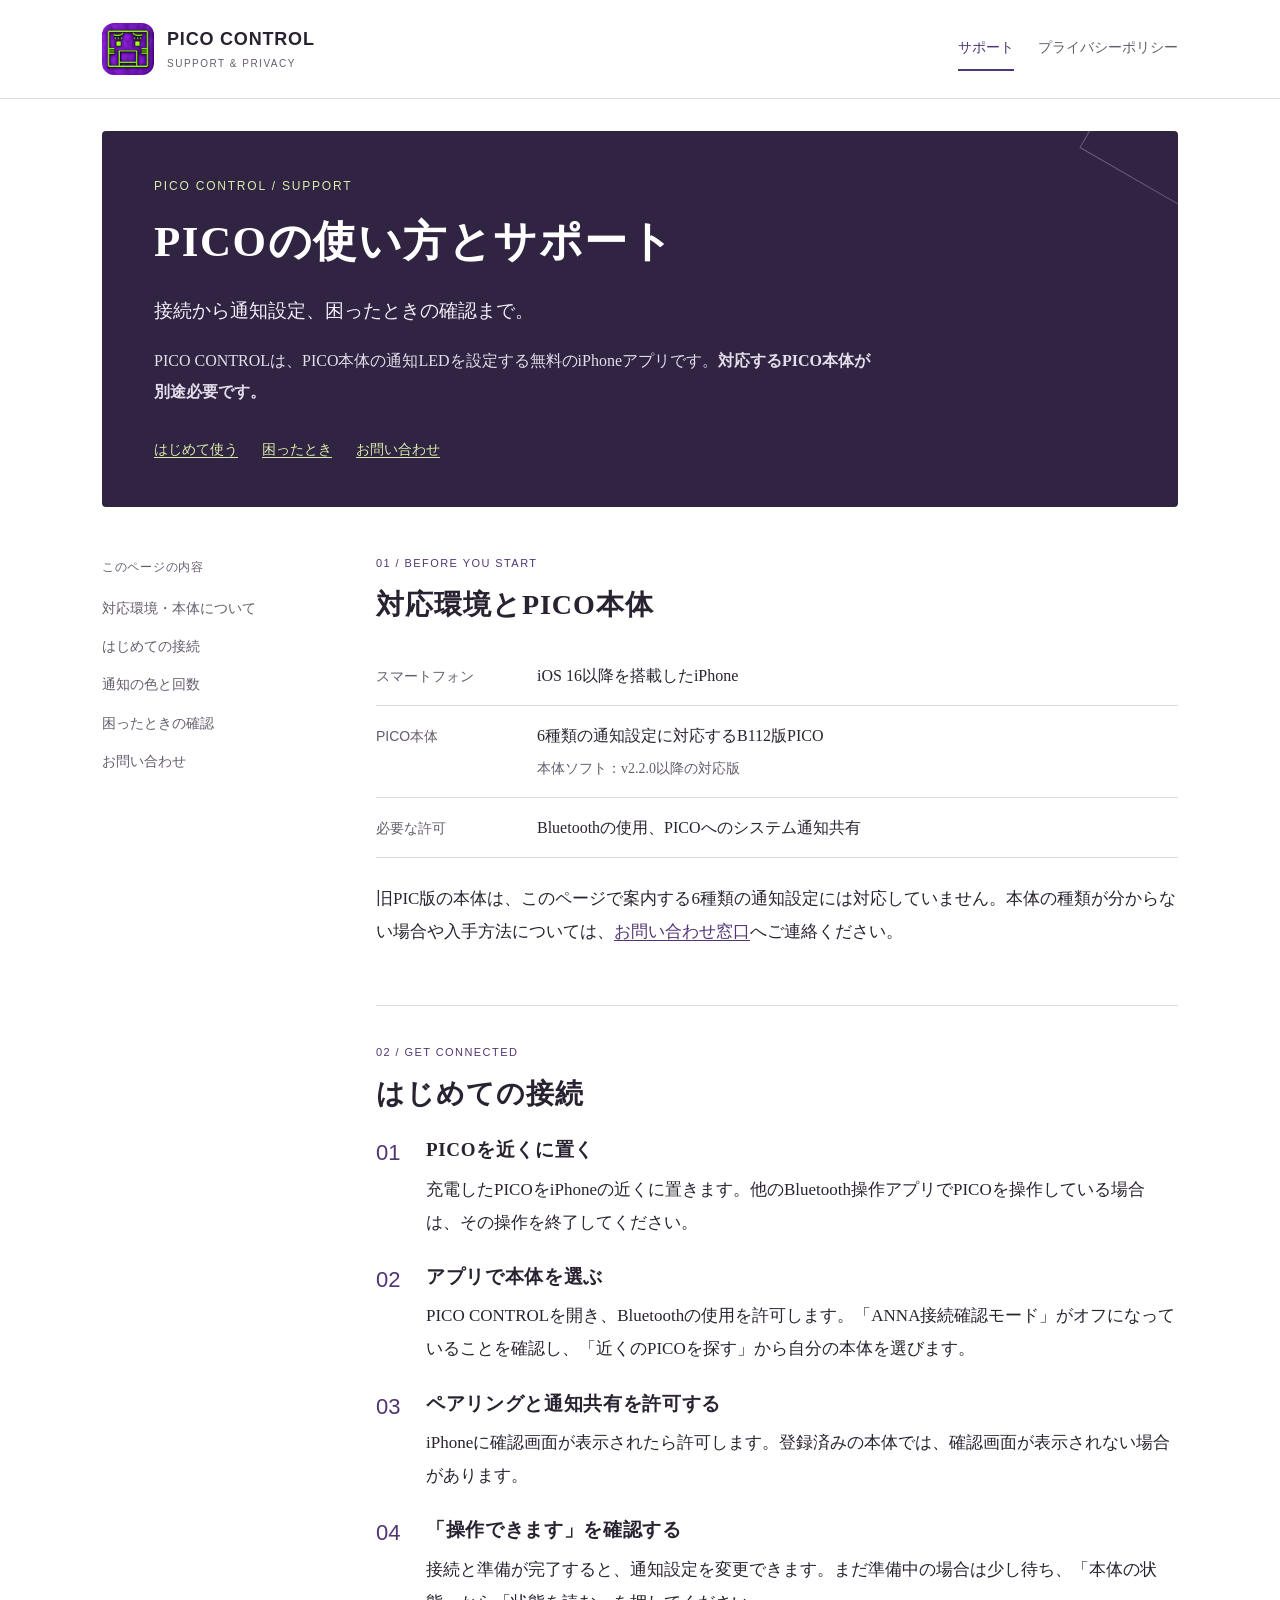
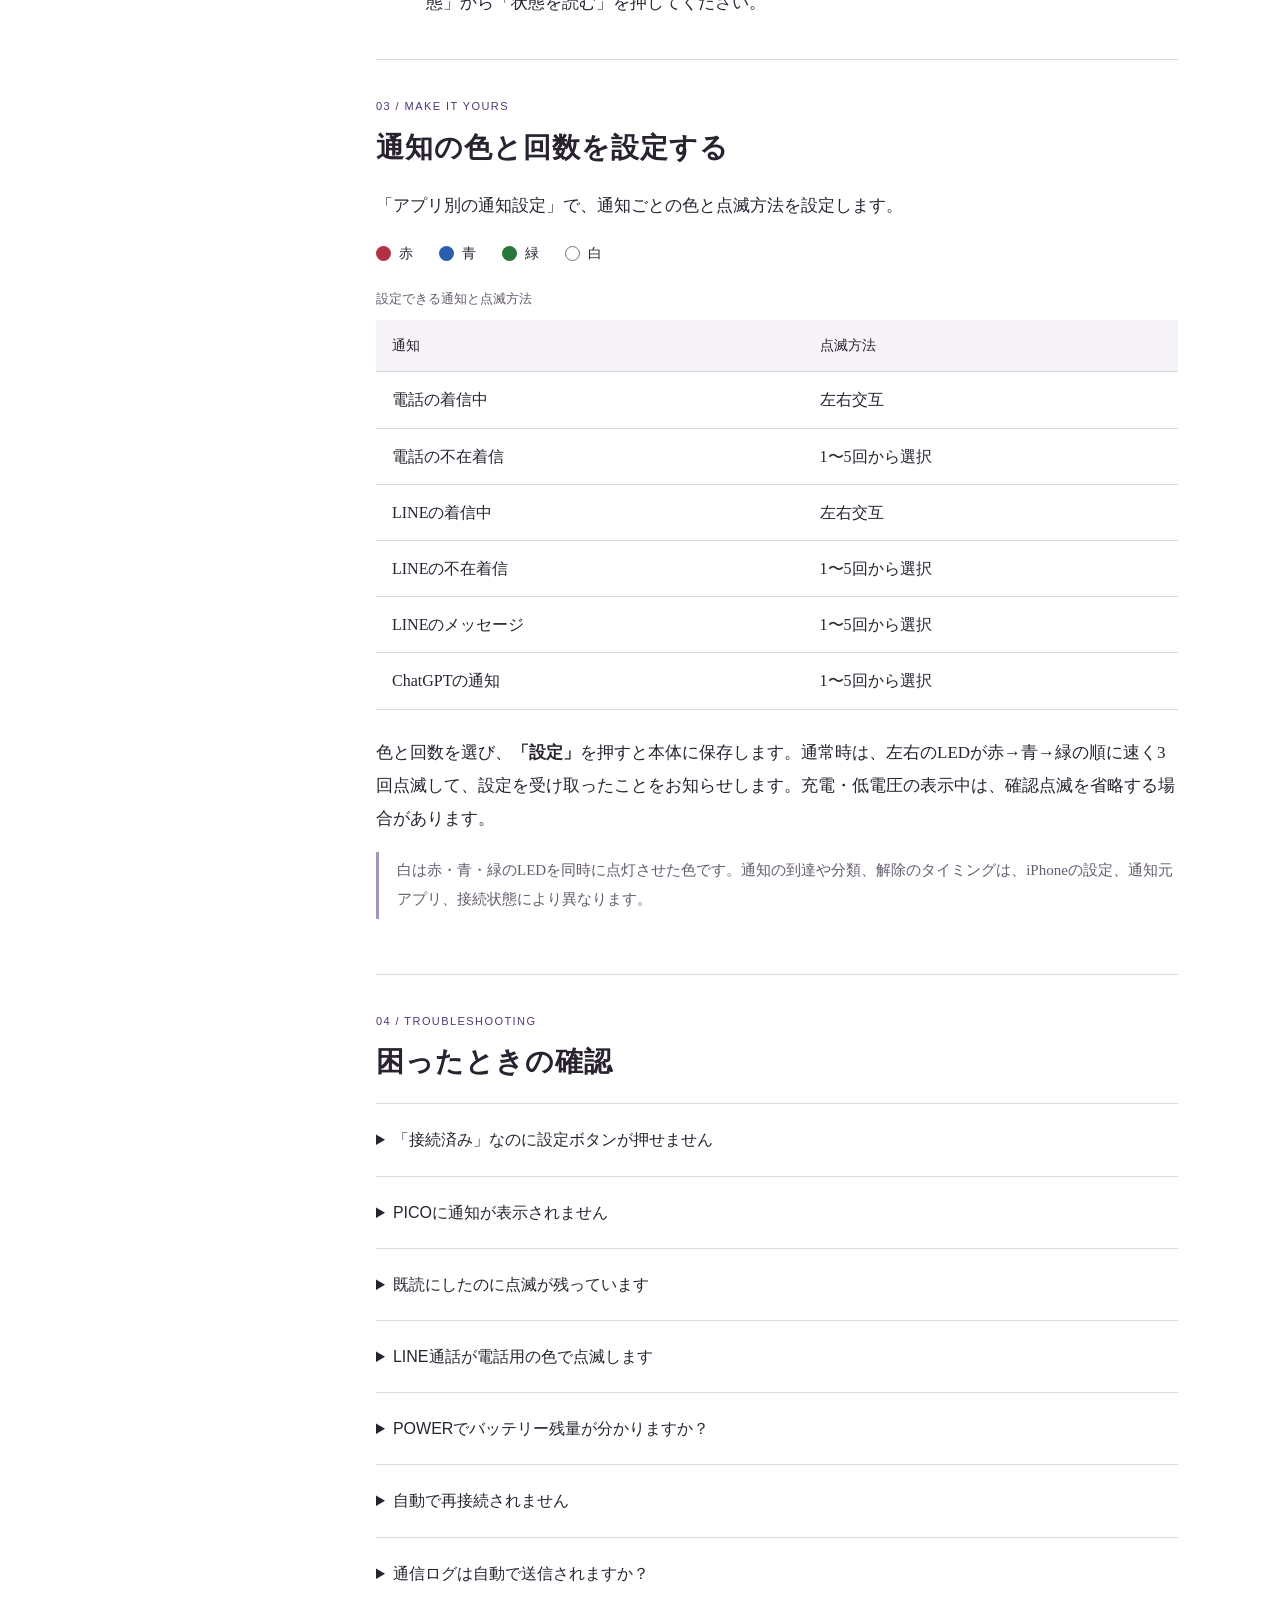
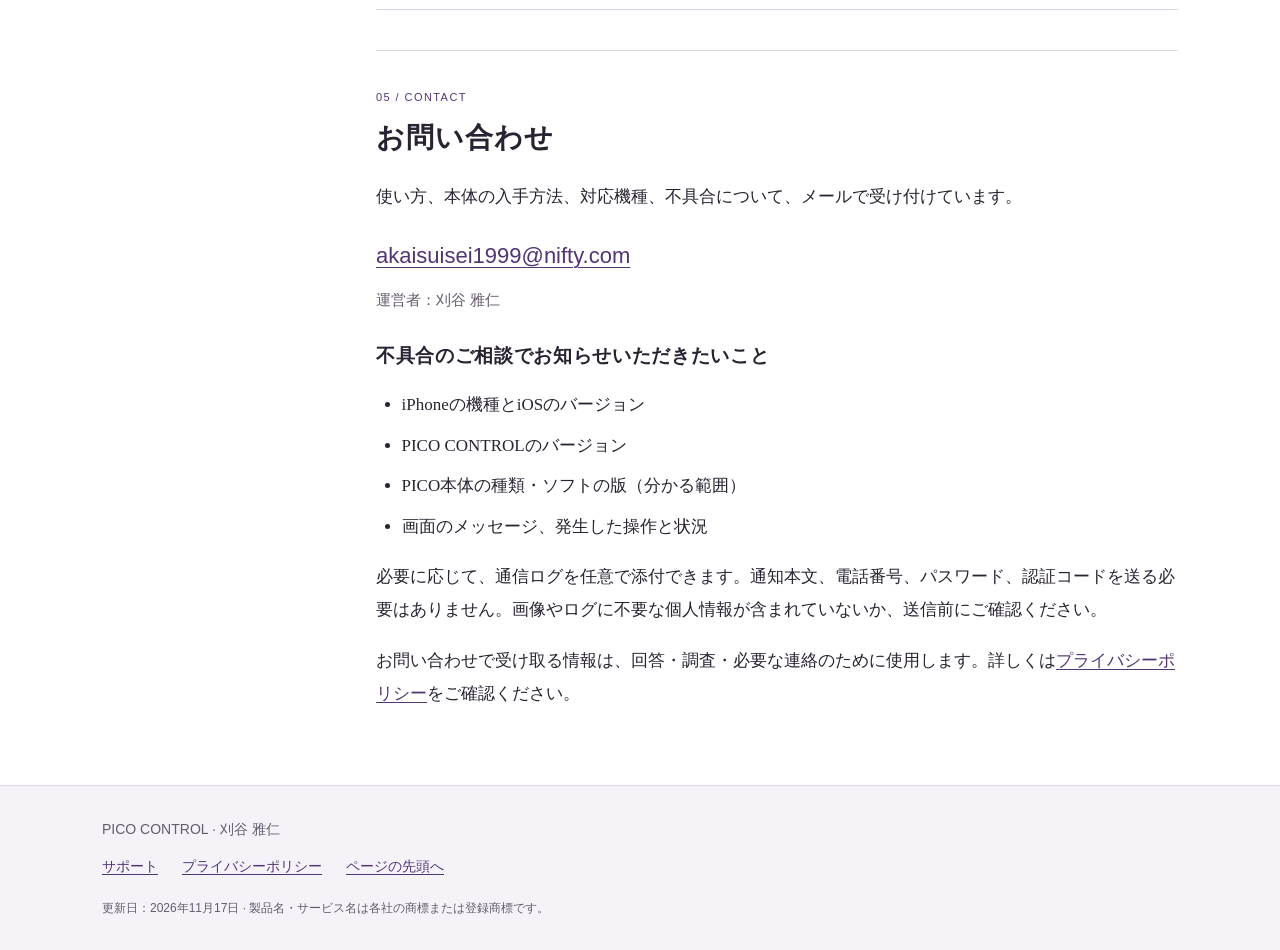
<file: index.html>
<!doctype html>
<html lang="ja">
<head>
  <meta charset="utf-8">
  <meta name="viewport" content="width=device-width, initial-scale=1">
  <meta name="description" content="PICO CONTROLのサポート。PICO本体との接続、アプリ別の通知設定、POWER表示、困ったときの確認方法とお問い合わせ窓口をご案内します。">
  <meta name="theme-color" content="#312443">
  <title>サポート | PICO CONTROL</title>
  <link rel="icon" type="image/png" href="assets/pico-icon.png">
  <link rel="stylesheet" href="styles.css">
</head>
<body>
  <a class="skip" href="#main">本文へ移動</a>
  <header class="site-header">
    <div class="header-inner">
      <a class="brand" href="index.html" aria-label="PICO CONTROL サポートのトップへ">
        <img src="assets/pico-icon.png" alt="" width="52" height="52">
        <span>PICO CONTROL<small>SUPPORT &amp; PRIVACY</small></span>
      </a>
      <nav class="site-nav" aria-label="サイトのメニュー">
        <a href="support.html" aria-current="page">サポート</a>
        <a href="privacy.html">プライバシーポリシー</a>
      </nav>
    </div>
  </header>

  <main id="main" class="support-page">
    <div class="hero">
      <p class="eyebrow">PICO CONTROL / SUPPORT</p>
      <h1>PICOの使い方と<br class="mobile-break">サポート</h1>
      <p class="lead">接続から通知設定、困ったときの確認まで。</p>
      <p class="hero-note">PICO CONTROLは、PICO本体の通知LEDを設定する無料のiPhoneアプリです。<strong>対応するPICO本体が別途必要です。</strong></p>
      <div class="hero-links"><a href="#first-steps">はじめて使う</a><a href="#help">困ったとき</a><a href="#contact">お問い合わせ</a></div>
    </div>

    <div class="content-layout">
      <aside class="contents" aria-label="このページの目次">
        <p>このページの内容</p>
        <nav aria-label="サポートの目次">
          <a href="#requirements">対応環境・本体について</a>
          <a href="#first-steps">はじめての接続</a>
          <a href="#notification-settings">通知の色と回数</a>
          <a href="#help">困ったときの確認</a>
          <a href="#contact">お問い合わせ</a>
        </nav>
      </aside>

      <div class="article">
        <section id="requirements">
          <p class="section-kicker">01 / BEFORE YOU START</p>
          <h2>対応環境とPICO本体</h2>
          <dl class="spec-list">
            <div><dt>スマートフォン</dt><dd>iOS 16以降を搭載したiPhone</dd></div>
            <div><dt>PICO本体</dt><dd>6種類の通知設定に対応するB112版PICO<br><span class="secondary">本体ソフト：v2.2.0以降の対応版</span></dd></div>
            <div><dt>必要な許可</dt><dd>Bluetoothの使用、PICOへのシステム通知共有</dd></div>
          </dl>
          <p>旧PIC版の本体は、このページで案内する6種類の通知設定には対応していません。本体の種類が分からない場合や入手方法については、<a href="#contact">お問い合わせ窓口</a>へご連絡ください。</p>
        </section>

        <section id="first-steps">
          <p class="section-kicker">02 / GET CONNECTED</p>
          <h2>はじめての接続</h2>
          <ol class="steps">
            <li><h3>PICOを近くに置く</h3><p>充電したPICOをiPhoneの近くに置きます。他のBluetooth操作アプリでPICOを操作している場合は、その操作を終了してください。</p></li>
            <li><h3>アプリで本体を選ぶ</h3><p>PICO CONTROLを開き、Bluetoothの使用を許可します。「ANNA接続確認モード」がオフになっていることを確認し、「近くのPICOを探す」から自分の本体を選びます。</p></li>
            <li><h3>ペアリングと通知共有を許可する</h3><p>iPhoneに確認画面が表示されたら許可します。登録済みの本体では、確認画面が表示されない場合があります。</p></li>
            <li><h3>「操作できます」を確認する</h3><p>接続と準備が完了すると、通知設定を変更できます。まだ準備中の場合は少し待ち、「本体の状態」から「状態を読む」を押してください。</p></li>
          </ol>
        </section>

        <section id="notification-settings">
          <p class="section-kicker">03 / MAKE IT YOURS</p>
          <h2>通知の色と回数を設定する</h2>
          <p>「アプリ別の通知設定」で、通知ごとの色と点滅方法を設定します。</p>
          <div class="color-key" aria-label="選べる色：赤、青、緑、白">
            <span><i class="swatch red" aria-hidden="true"></i>赤</span><span><i class="swatch blue" aria-hidden="true"></i>青</span><span><i class="swatch green" aria-hidden="true"></i>緑</span><span><i class="swatch white" aria-hidden="true"></i>白</span>
          </div>
          <table>
            <caption>設定できる通知と点滅方法</caption>
            <thead><tr><th scope="col">通知</th><th scope="col">点滅方法</th></tr></thead>
            <tbody>
              <tr><th scope="row">電話の着信中</th><td>左右交互</td></tr>
              <tr><th scope="row">電話の不在着信</th><td>1〜5回から選択</td></tr>
              <tr><th scope="row">LINEの着信中</th><td>左右交互</td></tr>
              <tr><th scope="row">LINEの不在着信</th><td>1〜5回から選択</td></tr>
              <tr><th scope="row">LINEのメッセージ</th><td>1〜5回から選択</td></tr>
              <tr><th scope="row">ChatGPTの通知</th><td>1〜5回から選択</td></tr>
            </tbody>
          </table>
          <p>色と回数を選び、<strong>「設定」</strong>を押すと本体に保存します。通常時は、左右のLEDが赤→青→緑の順に速く3回点滅して、設定を受け取ったことをお知らせします。充電・低電圧の表示中は、確認点滅を省略する場合があります。</p>
          <p class="note">白は赤・青・緑のLEDを同時に点灯させた色です。通知の到達や分類、解除のタイミングは、iPhoneの設定、通知元アプリ、接続状態により異なります。</p>
        </section>

        <section id="help">
          <p class="section-kicker">04 / TROUBLESHOOTING</p>
          <h2>困ったときの確認</h2>
          <div class="faq-list">
            <details>
              <summary>「接続済み」なのに設定ボタンが押せません</summary>
              <div class="answer"><p>Bluetoothの接続後、本体の認証と通知の準備が必要です。「ANNA接続確認モード」をオフにし、「本体の状態」→「iPhoneの認証・通信準備を確認」を実行してください。</p><p>確認画面が出た場合は許可し、約10秒待ってから「状態を読む」を押します。改善しない場合は、表示された状態と本体の種類をお問い合わせ窓口へお知らせください。</p></div>
            </details>
            <details>
              <summary>PICOに通知が表示されません</summary>
              <div class="answer"><ol><li>通知元アプリの通知が、iPhone自体に届いているか確認します。</li><li>iPhoneのBluetooth設定でPICOへの通知共有を確認します。</li><li>通知元アプリの通知設定、通知センターへの表示、プレビュー設定、集中モードを確認します。</li><li>充電中・低電圧警告中でないか、アプリのPOWER表示を確認します。</li></ol><p>充電・低電圧警告の表示は、通知LEDより優先されます。iPhoneに届かない通知を、PICOだけで発生させることはできません。</p><p>プレビューを「常に」に変更すると、ロック画面にも通知内容が表示されることがあります。内容の見え方も確認して設定してください。</p></div>
            </details>
            <details>
              <summary>既読にしたのに点滅が残っています</summary>
              <div class="answer"><p>PICOは、iPhoneから受け取る通知の削除情報に応じて表示を解除します。通知元アプリでの既読操作と、iPhoneの通知削除は同じ条件とは限りません。</p><p>通知センターと接続状態を確認してください。圏外などで解除情報を受け取れなかった場合を含め、表示が残るときはPICO本体のボタンを短押しして解除できます。</p></div>
            </details>
            <details>
              <summary>LINE通話が電話用の色で点滅します</summary>
              <div class="answer"><p>iPhoneからLINE通話が電話の通知として渡された場合は、電話の設定で表示されます。PICOが使える分類情報は、iOSと通知元アプリから届く情報によって異なります。</p></div>
            </details>
            <details>
              <summary>POWERでバッテリー残量が分かりますか？</summary>
              <div class="answer"><p>POWERは「通常」「充電中」「充電完了」「低電圧警告」などの状態を示します。<strong>電池残量の割合や残り使用時間ではありません。</strong>「通常」も満充電を意味しません。</p><p>表示は最後に読み取った値です。「本体の状態」→「状態を読む」で更新してください。電圧が表示される場合も、測定箇所に応じた概算値であり、電池端子そのものの電圧や正確な残量を示すものではありません。</p></div>
            </details>
            <details>
              <summary>自動で再接続されません</summary>
              <div class="answer"><p>「登録済みPICOに自動再接続」がオンか確認してください。アプリで「切断」を押した場合は、次に手動で接続するまで自動再接続を停止します。</p><p>PICOを近づけ、「前回のPICOに再接続」または「近くのPICOを探す」から接続してください。アプリを強制終了した場合は、開き直してください。</p></div>
            </details>
            <details>
              <summary>通信ログは自動で送信されますか？</summary>
              <div class="answer"><p>自動では送信されません。「通信ログ」→「保存・共有」を選び、iPhoneの共有画面で保存先・送信先を選んだ場合に、その相手やサービスへ渡されます。お問い合わせへのログ添付は任意です。</p><p>詳しくは<a href="privacy.html#logs">プライバシーポリシー「通信ログの保存・共有」</a>をご確認ください。</p></div>
            </details>
          </div>
        </section>

        <section id="contact" class="contact-section">
          <p class="section-kicker">05 / CONTACT</p>
          <h2>お問い合わせ</h2>
          <p>使い方、本体の入手方法、対応機種、不具合について、メールで受け付けています。</p>
          <a class="contact-email" href="mailto:akaisuisei1999@nifty.com?subject=PICO%20CONTROLのお問い合わせ">akaisuisei1999@nifty.com</a>
          <p class="operator">運営者：刈谷 雅仁</p>
          <h3>不具合のご相談でお知らせいただきたいこと</h3>
          <ul><li>iPhoneの機種とiOSのバージョン</li><li>PICO CONTROLのバージョン</li><li>PICO本体の種類・ソフトの版（分かる範囲）</li><li>画面のメッセージ、発生した操作と状況</li></ul>
          <p>必要に応じて、通信ログを任意で添付できます。通知本文、電話番号、パスワード、認証コードを送る必要はありません。画像やログに不要な個人情報が含まれていないか、送信前にご確認ください。</p>
          <p>お問い合わせで受け取る情報は、回答・調査・必要な連絡のために使用します。詳しくは<a href="privacy.html">プライバシーポリシー</a>をご確認ください。</p>
        </section>
      </div>
    </div>
  </main>
  <footer class="site-footer"><div><p>PICO CONTROL · 刈谷 雅仁</p><nav aria-label="フッターのメニュー"><a href="support.html">サポート</a><a href="privacy.html">プライバシーポリシー</a><a href="#main">ページの先頭へ</a></nav><p class="fine-print">更新日：2026年11月17日 · 製品名・サービス名は各社の商標または登録商標です。</p></div></footer>
</body>
</html>
</file>
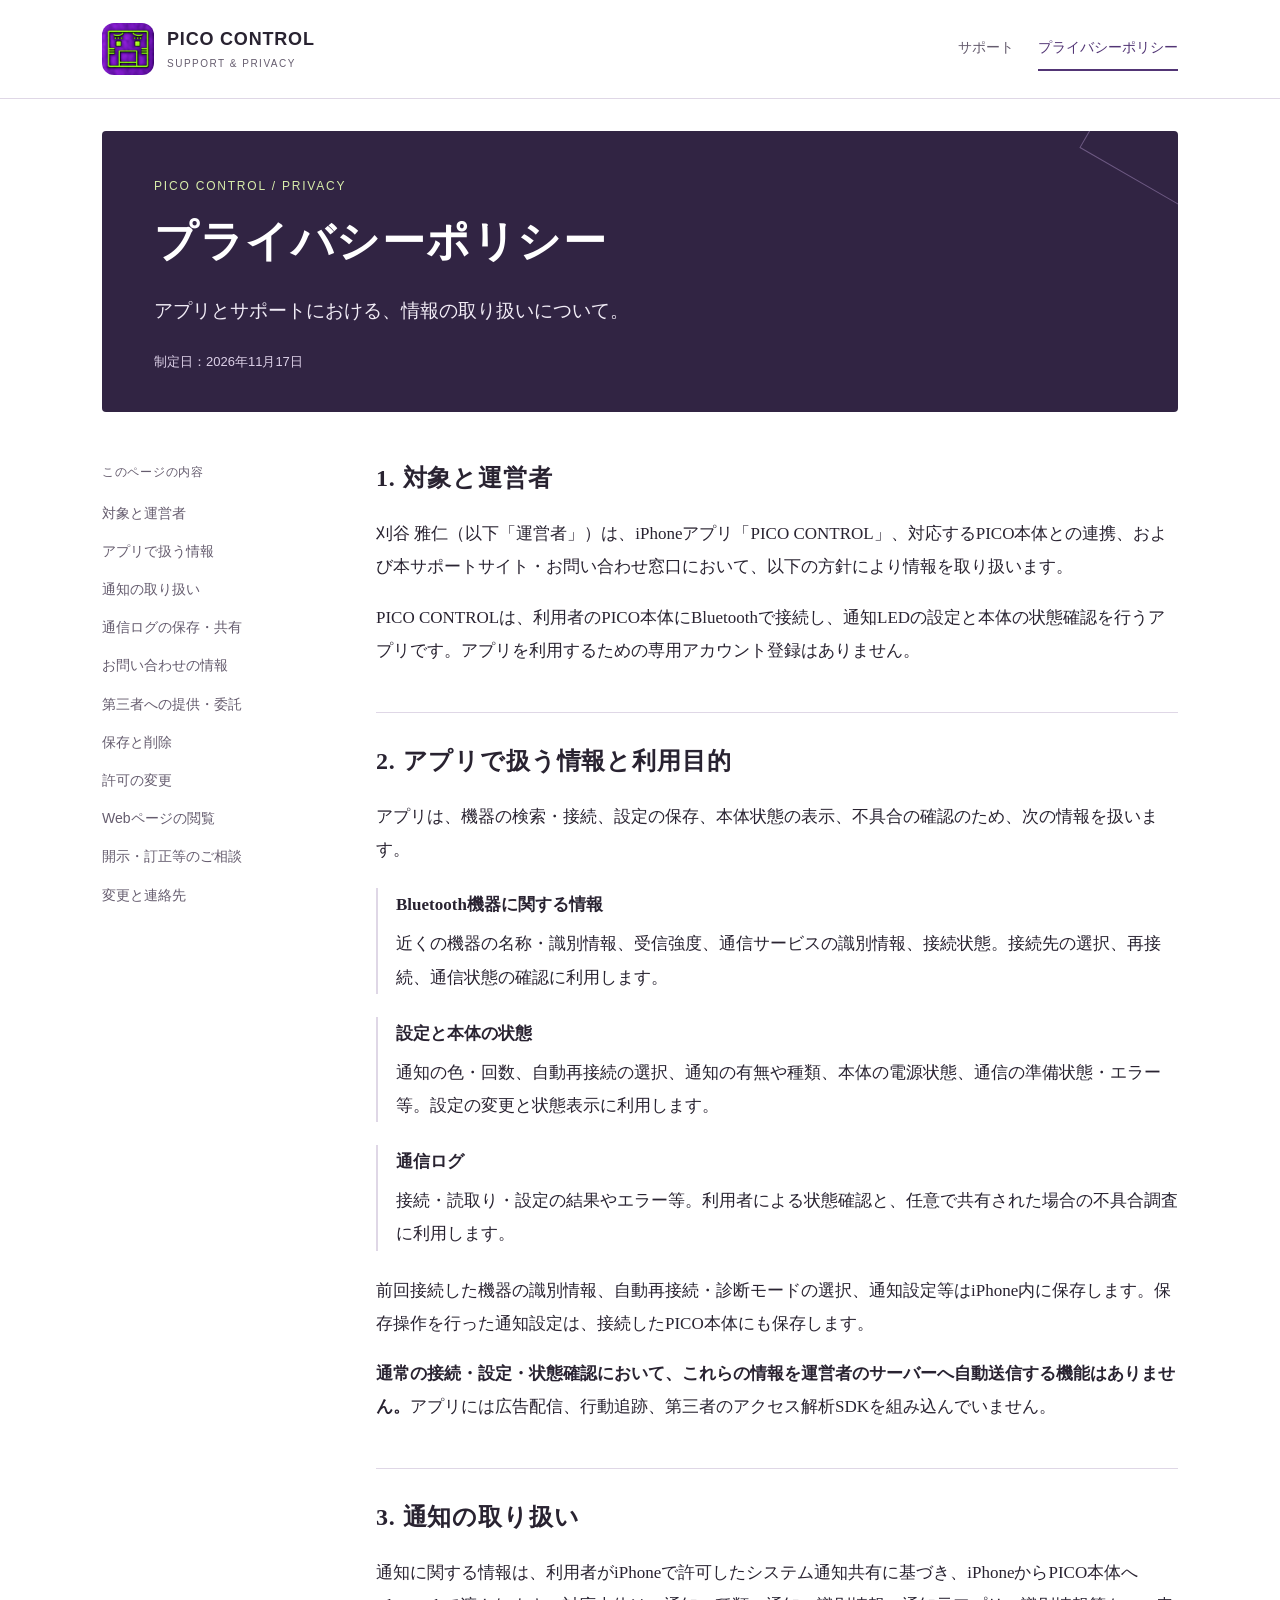
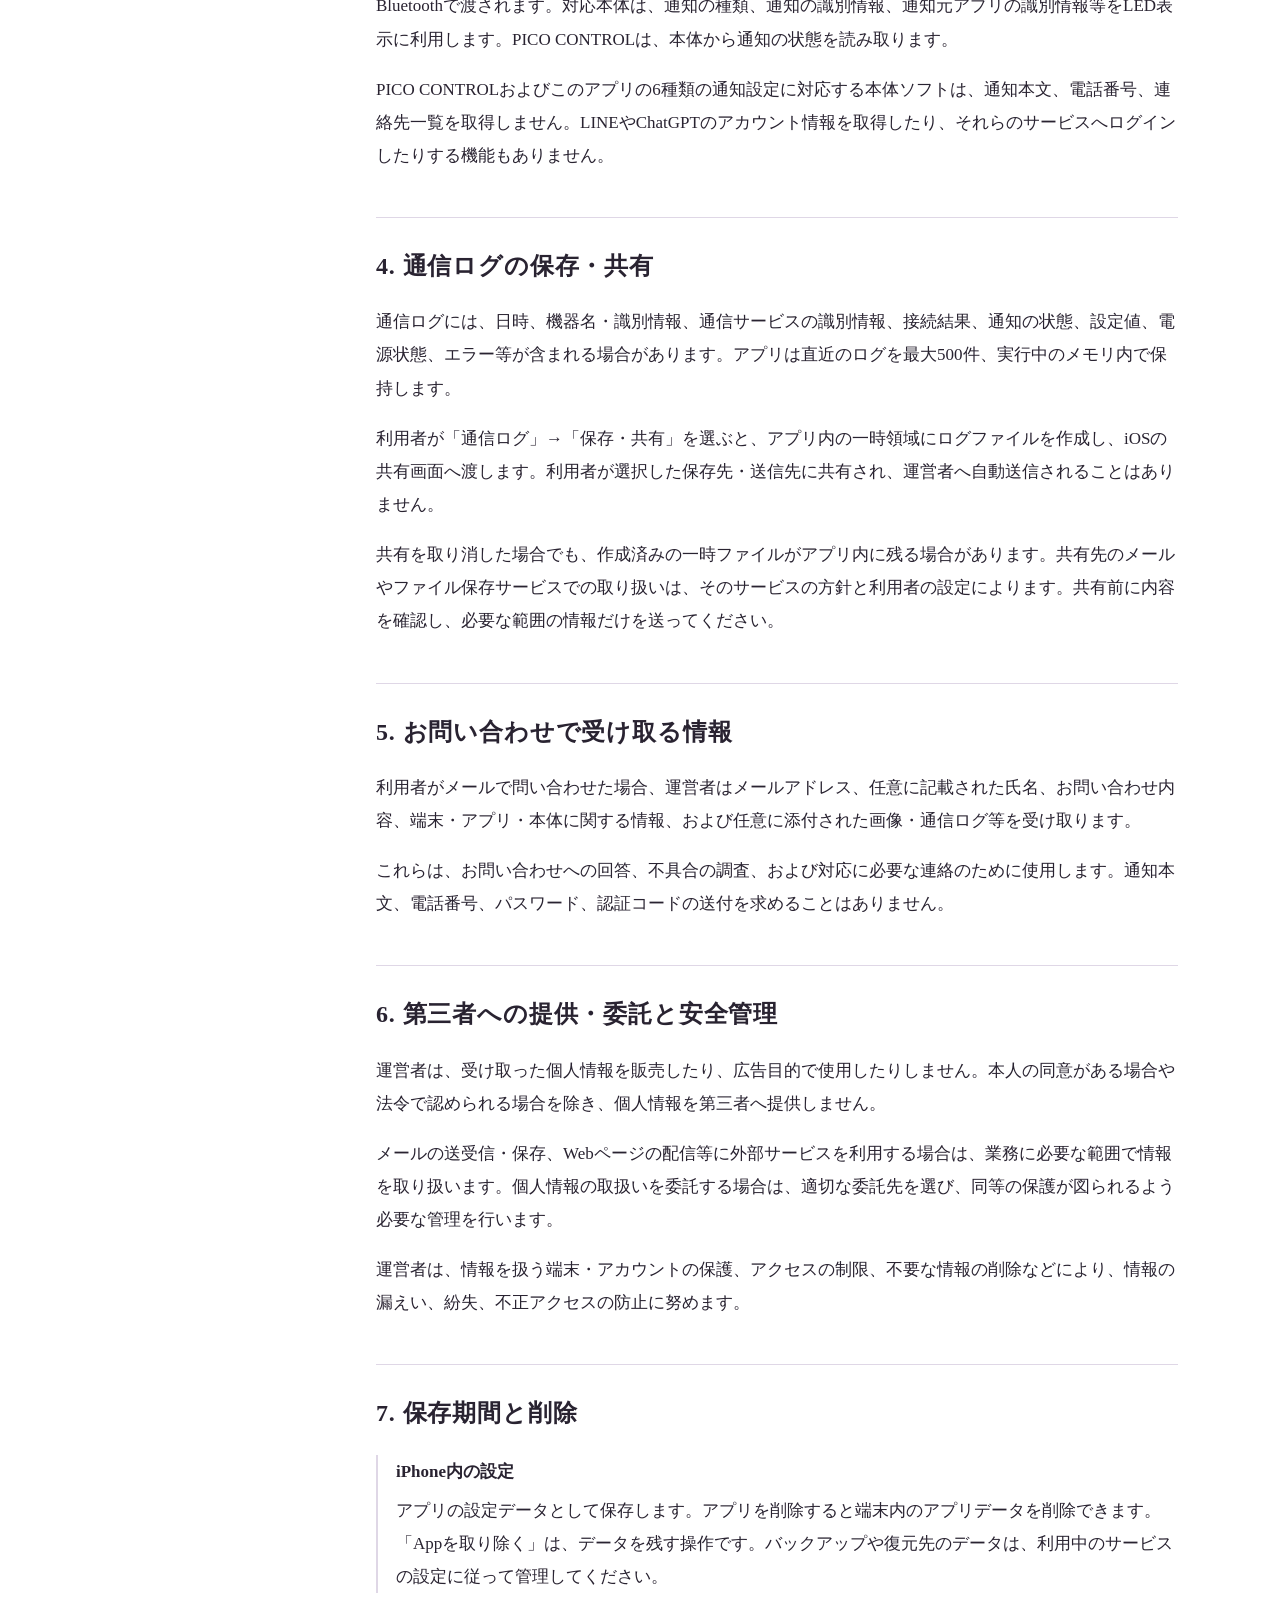
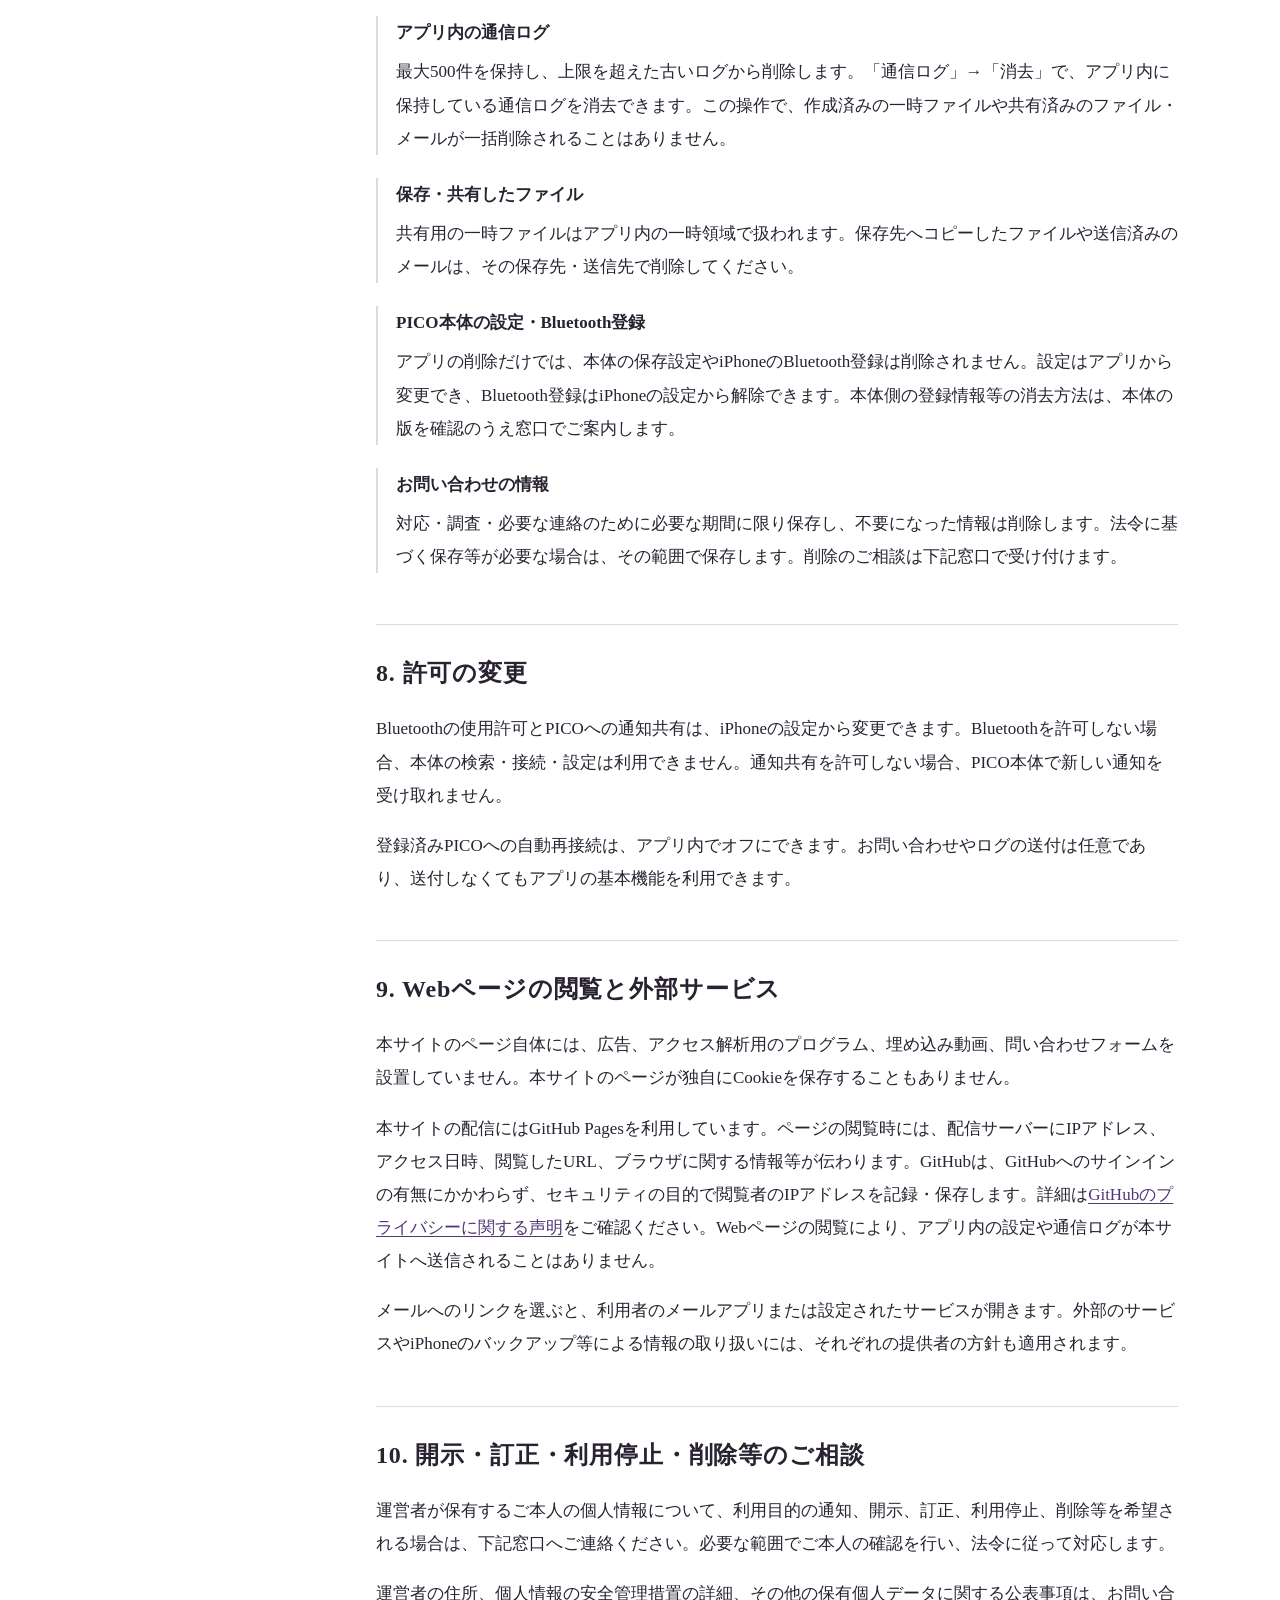
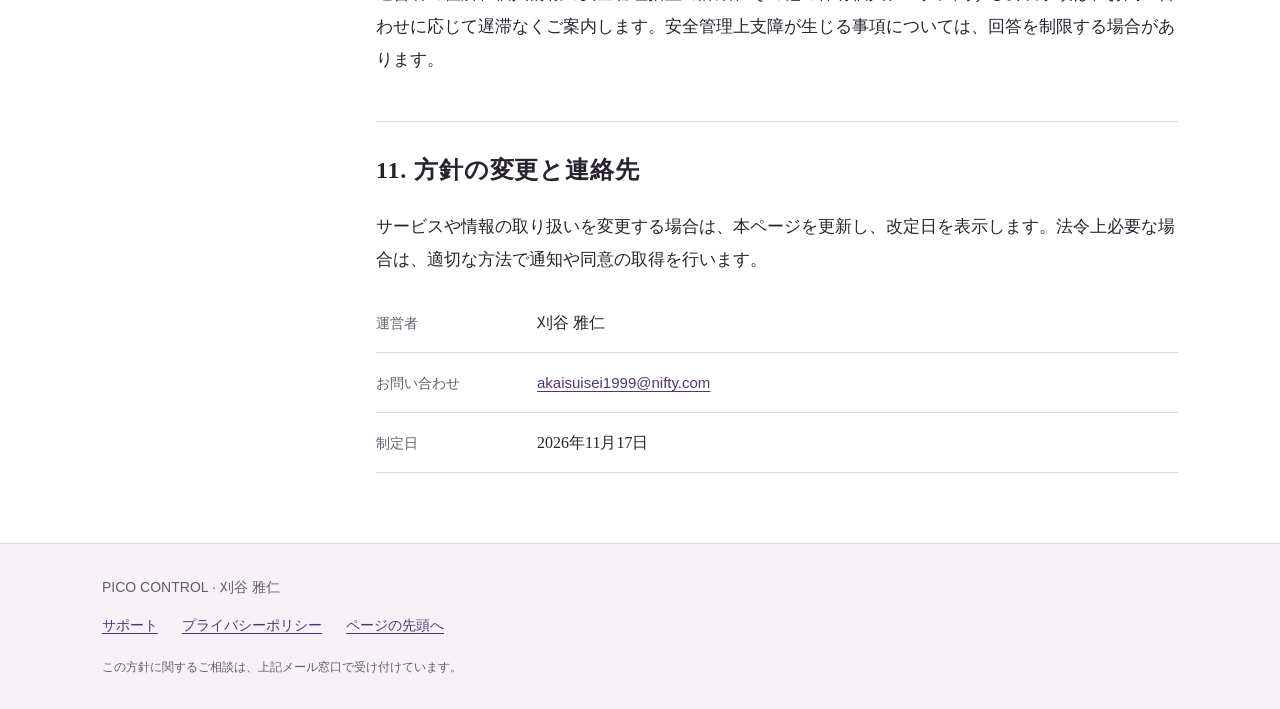
<file: privacy.html>
<!doctype html>
<html lang="ja">
<head>
  <meta charset="utf-8">
  <meta name="viewport" content="width=device-width, initial-scale=1">
  <meta name="description" content="PICO CONTROLのプライバシーポリシー。Bluetooth接続情報、通知に関する情報、通信ログ、お問い合わせ、データの保存と削除について説明します。">
  <meta name="theme-color" content="#312443">
  <title>プライバシーポリシー | PICO CONTROL</title>
  <link rel="icon" type="image/png" href="assets/pico-icon.png">
  <link rel="stylesheet" href="styles.css">
</head>
<body>
  <a class="skip" href="#main">本文へ移動</a>
  <header class="site-header"><div class="header-inner">
    <a class="brand" href="index.html" aria-label="PICO CONTROL サポートのトップへ"><img src="assets/pico-icon.png" alt="" width="52" height="52"><span>PICO CONTROL<small>SUPPORT &amp; PRIVACY</small></span></a>
    <nav class="site-nav" aria-label="サイトのメニュー"><a href="support.html">サポート</a><a href="privacy.html" aria-current="page">プライバシーポリシー</a></nav>
  </div></header>
  <main id="main" class="privacy-page">
    <div class="hero policy-hero">
      <p class="eyebrow">PICO CONTROL / PRIVACY</p>
      <h1><span>プライバシー</span><span>ポリシー</span></h1>
      <p class="lead">アプリとサポートにおける、情報の取り扱いについて。</p>
      <p class="policy-date">制定日：2026年11月17日</p>
    </div>
    <div class="content-layout">
      <aside class="contents" aria-label="このページの目次"><p>このページの内容</p><nav aria-label="プライバシーポリシーの目次"><a href="#scope">対象と運営者</a><a href="#app-data">アプリで扱う情報</a><a href="#notifications">通知の取り扱い</a><a href="#logs">通信ログの保存・共有</a><a href="#contact-data">お問い合わせの情報</a><a href="#sharing">第三者への提供・委託</a><a href="#retention">保存と削除</a><a href="#permissions">許可の変更</a><a href="#website">Webページの閲覧</a><a href="#rights">開示・訂正等のご相談</a><a href="#changes">変更と連絡先</a></nav></aside>
      <article class="article policy-article">
        <section id="scope"><h2>1. 対象と運営者</h2><p>刈谷 雅仁（以下「運営者」）は、iPhoneアプリ「PICO CONTROL」、対応するPICO本体との連携、および本サポートサイト・お問い合わせ窓口において、以下の方針により情報を取り扱います。</p><p>PICO CONTROLは、利用者のPICO本体にBluetoothで接続し、通知LEDの設定と本体の状態確認を行うアプリです。アプリを利用するための専用アカウント登録はありません。</p></section>
        <section id="app-data"><h2>2. アプリで扱う情報と利用目的</h2><p>アプリは、機器の検索・接続、設定の保存、本体状態の表示、不具合の確認のため、次の情報を扱います。</p>
          <dl class="data-list"><div><dt>Bluetooth機器に関する情報</dt><dd>近くの機器の名称・識別情報、受信強度、通信サービスの識別情報、接続状態。接続先の選択、再接続、通信状態の確認に利用します。</dd></div><div><dt>設定と本体の状態</dt><dd>通知の色・回数、自動再接続の選択、通知の有無や種類、本体の電源状態、通信の準備状態・エラー等。設定の変更と状態表示に利用します。</dd></div><div><dt>通信ログ</dt><dd>接続・読取り・設定の結果やエラー等。利用者による状態確認と、任意で共有された場合の不具合調査に利用します。</dd></div></dl>
          <p>前回接続した機器の識別情報、自動再接続・診断モードの選択、通知設定等はiPhone内に保存します。保存操作を行った通知設定は、接続したPICO本体にも保存します。</p><p><strong>通常の接続・設定・状態確認において、これらの情報を運営者のサーバーへ自動送信する機能はありません。</strong>アプリには広告配信、行動追跡、第三者のアクセス解析SDKを組み込んでいません。</p>
        </section>
        <section id="notifications"><h2>3. 通知の取り扱い</h2><p>通知に関する情報は、利用者がiPhoneで許可したシステム通知共有に基づき、iPhoneからPICO本体へBluetoothで渡されます。対応本体は、通知の種類、通知の識別情報、通知元アプリの識別情報等をLED表示に利用します。PICO CONTROLは、本体から通知の状態を読み取ります。</p><p>PICO CONTROLおよびこのアプリの6種類の通知設定に対応する本体ソフトは、通知本文、電話番号、連絡先一覧を取得しません。LINEやChatGPTのアカウント情報を取得したり、それらのサービスへログインしたりする機能もありません。</p></section>
        <section id="logs"><h2>4. 通信ログの保存・共有</h2><p>通信ログには、日時、機器名・識別情報、通信サービスの識別情報、接続結果、通知の状態、設定値、電源状態、エラー等が含まれる場合があります。アプリは直近のログを最大500件、実行中のメモリ内で保持します。</p><p>利用者が「通信ログ」→「保存・共有」を選ぶと、アプリ内の一時領域にログファイルを作成し、iOSの共有画面へ渡します。利用者が選択した保存先・送信先に共有され、運営者へ自動送信されることはありません。</p><p>共有を取り消した場合でも、作成済みの一時ファイルがアプリ内に残る場合があります。共有先のメールやファイル保存サービスでの取り扱いは、そのサービスの方針と利用者の設定によります。共有前に内容を確認し、必要な範囲の情報だけを送ってください。</p></section>
        <section id="contact-data"><h2>5. お問い合わせで受け取る情報</h2><p>利用者がメールで問い合わせた場合、運営者はメールアドレス、任意に記載された氏名、お問い合わせ内容、端末・アプリ・本体に関する情報、および任意に添付された画像・通信ログ等を受け取ります。</p><p>これらは、お問い合わせへの回答、不具合の調査、および対応に必要な連絡のために使用します。通知本文、電話番号、パスワード、認証コードの送付を求めることはありません。</p></section>
        <section id="sharing"><h2>6. 第三者への提供・委託と安全管理</h2><p>運営者は、受け取った個人情報を販売したり、広告目的で使用したりしません。本人の同意がある場合や法令で認められる場合を除き、個人情報を第三者へ提供しません。</p><p>メールの送受信・保存、Webページの配信等に外部サービスを利用する場合は、業務に必要な範囲で情報を取り扱います。個人情報の取扱いを委託する場合は、適切な委託先を選び、同等の保護が図られるよう必要な管理を行います。</p><p>運営者は、情報を扱う端末・アカウントの保護、アクセスの制限、不要な情報の削除などにより、情報の漏えい、紛失、不正アクセスの防止に努めます。</p></section>
        <section id="retention"><h2>7. 保存期間と削除</h2>
          <dl class="data-list"><div><dt>iPhone内の設定</dt><dd>アプリの設定データとして保存します。アプリを削除すると端末内のアプリデータを削除できます。「Appを取り除く」は、データを残す操作です。バックアップや復元先のデータは、利用中のサービスの設定に従って管理してください。</dd></div><div><dt>アプリ内の通信ログ</dt><dd>最大500件を保持し、上限を超えた古いログから削除します。「通信ログ」→「消去」で、アプリ内に保持している通信ログを消去できます。この操作で、作成済みの一時ファイルや共有済みのファイル・メールが一括削除されることはありません。</dd></div><div><dt>保存・共有したファイル</dt><dd>共有用の一時ファイルはアプリ内の一時領域で扱われます。保存先へコピーしたファイルや送信済みのメールは、その保存先・送信先で削除してください。</dd></div><div><dt>PICO本体の設定・Bluetooth登録</dt><dd>アプリの削除だけでは、本体の保存設定やiPhoneのBluetooth登録は削除されません。設定はアプリから変更でき、Bluetooth登録はiPhoneの設定から解除できます。本体側の登録情報等の消去方法は、本体の版を確認のうえ窓口でご案内します。</dd></div><div><dt>お問い合わせの情報</dt><dd>対応・調査・必要な連絡のために必要な期間に限り保存し、不要になった情報は削除します。法令に基づく保存等が必要な場合は、その範囲で保存します。削除のご相談は下記窓口で受け付けます。</dd></div></dl>
        </section>
        <section id="permissions"><h2>8. 許可の変更</h2><p>Bluetoothの使用許可とPICOへの通知共有は、iPhoneの設定から変更できます。Bluetoothを許可しない場合、本体の検索・接続・設定は利用できません。通知共有を許可しない場合、PICO本体で新しい通知を受け取れません。</p><p>登録済みPICOへの自動再接続は、アプリ内でオフにできます。お問い合わせやログの送付は任意であり、送付しなくてもアプリの基本機能を利用できます。</p></section>
        <section id="website"><h2>9. Webページの閲覧と外部サービス</h2><p>本サイトのページ自体には、広告、アクセス解析用のプログラム、埋め込み動画、問い合わせフォームを設置していません。本サイトのページが独自にCookieを保存することもありません。</p><p>本サイトの配信にはGitHub Pagesを利用しています。ページの閲覧時には、配信サーバーにIPアドレス、アクセス日時、閲覧したURL、ブラウザに関する情報等が伝わります。GitHubは、GitHubへのサインインの有無にかかわらず、セキュリティの目的で閲覧者のIPアドレスを記録・保存します。詳細は<a href="https://docs.github.com/en/site-policy/privacy-policies/github-general-privacy-statement">GitHubのプライバシーに関する声明</a>をご確認ください。Webページの閲覧により、アプリ内の設定や通信ログが本サイトへ送信されることはありません。</p><p>メールへのリンクを選ぶと、利用者のメールアプリまたは設定されたサービスが開きます。外部のサービスやiPhoneのバックアップ等による情報の取り扱いには、それぞれの提供者の方針も適用されます。</p></section>
        <section id="rights"><h2>10. 開示・訂正・利用停止・削除等のご相談</h2><p>運営者が保有するご本人の個人情報について、利用目的の通知、開示、訂正、利用停止、削除等を希望される場合は、下記窓口へご連絡ください。必要な範囲でご本人の確認を行い、法令に従って対応します。</p><p>運営者の住所、個人情報の安全管理措置の詳細、その他の保有個人データに関する公表事項は、お問い合わせに応じて遅滞なくご案内します。安全管理上支障が生じる事項については、回答を制限する場合があります。</p></section>
        <section id="changes"><h2>11. 方針の変更と連絡先</h2><p>サービスや情報の取り扱いを変更する場合は、本ページを更新し、改定日を表示します。法令上必要な場合は、適切な方法で通知や同意の取得を行います。</p><dl class="spec-list"><div><dt>運営者</dt><dd>刈谷 雅仁</dd></div><div><dt>お問い合わせ</dt><dd><a class="email-inline" href="mailto:akaisuisei1999@nifty.com?subject=PICO%20CONTROLの個人情報について">akaisuisei1999@nifty.com</a></dd></div><div><dt>制定日</dt><dd>2026年11月17日</dd></div></dl></section>
      </article>
    </div>
  </main>
  <footer class="site-footer"><div><p>PICO CONTROL · 刈谷 雅仁</p><nav aria-label="フッターのメニュー"><a href="support.html">サポート</a><a href="privacy.html">プライバシーポリシー</a><a href="#main">ページの先頭へ</a></nav><p class="fine-print">この方針に関するご相談は、上記メール窓口で受け付けています。</p></div></footer>
</body>
</html>
</file>
<file: styles.css>
:root{color-scheme:light;--ink:#292331;--muted:#655c6e;--purple:#523575;--deep:#312443;--paper:#fff;--wash:#f6f3f8;--line:#dfd7e6;--lime:#d8edab;--body-font:"Yu Mincho","Hiragino Mincho ProN","Noto Serif CJK JP",serif;--ui-font:-apple-system,BlinkMacSystemFont,"Segoe UI","Yu Gothic",Meiryo,sans-serif}
*{box-sizing:border-box}
html{scroll-behavior:smooth;scroll-padding-top:24px}
body{margin:0;background:var(--paper);color:var(--ink);font-family:var(--body-font);font-size:17px;line-height:1.95;overflow-wrap:anywhere}
a{color:var(--purple);text-underline-offset:.2em;text-decoration-thickness:1px}
a:hover{text-decoration-thickness:2px}
a:focus-visible,summary:focus-visible{outline:3px solid #7c54a2;outline-offset:5px;border-radius:3px}
img{max-width:100%;height:auto}
p{margin:.75em 0 1em}
strong{font-weight:700}
h1,h2,h3{line-height:1.55;letter-spacing:.035em}
h1{font-size:clamp(29px,4.2vw,43px);margin:10px 0 16px;font-weight:600}
h2{font-size:clamp(23px,2.6vw,28px);margin:0 0 20px;font-weight:600}
h3{font-size:19px;margin:0 0 8px;font-weight:600}
ul,ol{padding-left:1.5em;margin:1em 0}
li+li{margin-top:.45em}
.skip{position:absolute;top:-100px;left:16px;z-index:10;background:var(--paper);padding:10px 18px;font-family:var(--ui-font)}
.skip:focus{top:12px}
.site-header{border-bottom:1px solid var(--line)}
.header-inner{max-width:1140px;margin:auto;padding:23px 32px;display:flex;align-items:center;justify-content:space-between;gap:24px}
.brand{display:flex;gap:13px;align-items:center;text-decoration:none;color:var(--ink);font:600 18px/1.4 var(--ui-font);letter-spacing:.045em}
.brand img{width:52px;height:52px;border-radius:12px}
.brand small{display:block;font-size:10px;font-weight:500;letter-spacing:.15em;color:var(--muted);margin-top:5px}
.site-nav{display:flex;flex-wrap:wrap;gap:10px 24px;font-family:var(--ui-font);font-size:14px}
.site-nav a{padding:7px 0;text-decoration:none;color:var(--muted)}
.site-nav a[aria-current=page]{color:var(--purple);border-bottom:2px solid var(--purple)}
.hero{max-width:1076px;margin:32px auto 0;padding:46px 52px 40px;color:#fff;background:var(--deep);position:relative;border-radius:4px;overflow:hidden}
.hero::after{content:"";position:absolute;width:160px;height:160px;border:1px solid #6d5983;transform:rotate(30deg);right:-93px;top:-94px;pointer-events:none}
.eyebrow{font:500 12px/1.5 var(--ui-font);letter-spacing:.15em;color:var(--lime);margin:0 0 14px}
.lead{margin:0 0 16px;font-size:19px;color:#f2edf7}
.hero-note{max-width:720px;font-size:16px;color:#e4dcea;margin:0}
.hero-note strong{font-weight:600}
.hero-links{display:flex;flex-wrap:wrap;gap:10px 24px;margin-top:25px;font-family:var(--ui-font);font-size:14px}
.hero-links a{color:var(--lime);padding:4px 0}
.mobile-break{display:none}
.content-layout{display:grid;grid-template-columns:218px minmax(0,1fr);gap:56px;max-width:1076px;margin:0 auto;padding:48px 0 0}
.contents{font:14px/1.8 var(--ui-font);align-self:start}
.contents>p{font-size:12px;color:var(--muted);letter-spacing:.06em;margin:2px 0 17px}
.contents nav{display:flex;flex-direction:column;gap:13px}
.contents a{text-decoration:none;color:var(--muted)}
.contents a:hover{color:var(--purple);text-decoration:underline}
.article{min-width:0}
.article section{padding:0 0 40px;margin:0 0 38px;border-bottom:1px solid var(--line)}
.article section:last-child{border-bottom:0;margin-bottom:0}
.section-kicker{font:500 11px/1.5 var(--ui-font);letter-spacing:.13em;color:var(--purple);margin:0 0 11px}
.secondary{color:var(--muted);font-size:14px}
.spec-list{margin:0 0 24px;font-size:16px}
.spec-list>div{display:grid;grid-template-columns:145px minmax(0,1fr);gap:16px;padding:14px 0;border-bottom:1px solid var(--line)}
.spec-list dt{color:var(--muted);font-family:var(--ui-font);font-size:14px;padding-top:3px}
.spec-list dd{margin:0}
.steps{list-style:none;counter-reset:step;padding:0;margin:0}
.steps>li{counter-increment:step;position:relative;padding:0 0 23px 50px;margin:0}
.steps>li:last-child{padding-bottom:0}
.steps>li::before{content:counter(step,decimal-leading-zero);position:absolute;top:0;left:0;color:var(--purple);font:500 22px/1.6 var(--ui-font)}
.steps p{margin:0}
.color-key{display:flex;gap:26px;flex-wrap:wrap;font-family:var(--ui-font);font-size:14px;margin:18px 0 22px}
.color-key>span{display:inline-flex;align-items:center;gap:8px}
.swatch{width:15px;height:15px;border-radius:50%;display:inline-block}
.red{background:#b53042}.blue{background:#2860ae}.green{background:#29763b}.white{background:#fff;border:1px solid #786a85}
table{border-collapse:collapse;width:100%;font-size:16px;margin:20px 0 26px}
caption{text-align:left;font:13px/1.6 var(--ui-font);color:var(--muted);padding:0 0 10px}
th,td{text-align:left;padding:12px 16px;border-bottom:1px solid var(--line);vertical-align:top}
thead{background:var(--wash);font-family:var(--ui-font);font-size:14px}
th{font-weight:500}
.note{font-size:15px;color:var(--muted);border-left:3px solid #a594b7;padding:4px 0 4px 18px}
.faq-list{border-top:1px solid var(--line)}
details{border-bottom:1px solid var(--line)}
summary{font-family:var(--ui-font);font-size:16px;padding:20px 26px 20px 0;cursor:pointer;font-weight:500;list-style:disclosure-closed;list-style-position:inside}
details[open]>summary{list-style-type:disclosure-open;color:var(--purple)}
.answer{padding:0 16px 12px 22px;font-size:16px}
.answer p:first-child{margin-top:0}
.contact-section{scroll-margin-top:24px}
.contact-email{font:500 clamp(16px,2vw,22px)/1.7 var(--ui-font);display:inline-block;padding:7px 0}
.operator{color:var(--muted);font-size:15px;margin:5px 0 26px}
.data-list{margin:22px 0}
.data-list>div{margin:0 0 23px;padding-left:18px;border-left:2px solid var(--line)}
.data-list dt{font-weight:600;margin-bottom:6px}
.data-list dd{margin:0}
.policy-date{font-family:var(--ui-font);font-size:13px;color:#ddd1e8;margin:20px 0 0}
.policy-hero{padding-bottom:38px}
.policy-hero h1>span{display:inline-block}
.policy-article h2{font-size:24px}
.policy-article section{padding-bottom:28px;margin-bottom:30px}
.email-inline{font-family:var(--ui-font);font-size:15px}
.site-footer{margin-top:18px;background:var(--wash);border-top:1px solid var(--line);font-family:var(--ui-font);font-size:14px;color:var(--muted)}
.site-footer>div{max-width:1076px;margin:auto;padding:30px 0}
.site-footer p{margin:0 0 10px}
.site-footer nav{display:flex;flex-wrap:wrap;gap:10px 24px;margin-bottom:18px}
.site-footer .fine-print{font-size:12px;line-height:1.8;margin:0}
@media(max-width:1140px){.hero{margin-left:32px;margin-right:32px}.content-layout{margin-left:32px;margin-right:32px;gap:36px;grid-template-columns:190px minmax(0,1fr)}.site-footer>div{padding-left:32px;padding-right:32px}}
@media(max-width:820px){.content-layout{display:block;padding-top:32px}.contents{margin-bottom:36px;padding-bottom:24px;border-bottom:1px solid var(--line)}.contents nav{flex-direction:row;flex-wrap:wrap;gap:12px 22px}.contents>p{margin-bottom:12px}.article{max-width:760px}.hero{padding:34px}.header-inner{flex-wrap:wrap;gap:16px}.site-nav{margin-left:auto}.policy-article h2{font-size:23px}}
@media(max-width:520px){body{font-size:16px;line-height:1.9}.header-inner{padding:18px 20px;display:block}.brand{font-size:17px}.brand img{width:44px;height:44px;border-radius:10px}.site-nav{margin-top:16px;gap:24px;font-size:13px}.hero{margin:20px 16px 0;padding:27px 24px}.lead{font-size:17px}.hero-note{font-size:15px}.hero-links{gap:8px 20px}.mobile-break{display:inline}.content-layout{margin-left:22px;margin-right:22px;padding-top:28px}.contents nav{font-size:13px;gap:10px 16px}.article section{padding-bottom:30px;margin-bottom:28px}.steps>li{padding-left:39px}.steps>li::before{font-size:19px}.steps h3{font-size:18px}.spec-list>div{display:block;padding:12px 0}.spec-list dt{font-size:13px;margin-bottom:4px}.color-key{gap:22px}th,td{padding:11px 9px;font-size:14px}.answer{padding:0 0 10px 15px;font-size:15px}summary{font-size:15px;padding-right:4px}.policy-hero h1{font-size:27px;letter-spacing:.01em}.policy-article h2{font-size:21px}.site-footer>div{padding:26px 22px}.site-footer nav{gap:10px 18px;font-size:13px}}
@media(prefers-reduced-motion:reduce){html{scroll-behavior:auto}}
@media print{body{font-size:11pt;color:#000;background:#fff}.site-header,.contents,.hero-links,.site-footer nav,.skip{display:none}.hero{background:#fff;color:#000;margin:0;padding:0 0 20px}.hero *{color:#000!important}.hero::after{display:none}.content-layout{display:block;margin:0;padding:0}.article section{break-inside:avoid;padding-bottom:12px;margin-bottom:18px}.site-footer{background:#fff}.site-footer>div{padding:12px 0}a{color:inherit}h1{font-size:24pt}h2,.policy-article h2{font-size:15pt}details::details-content{content-visibility:visible}summary{padding:8px 0}.answer{padding-left:15px}}
</file>
